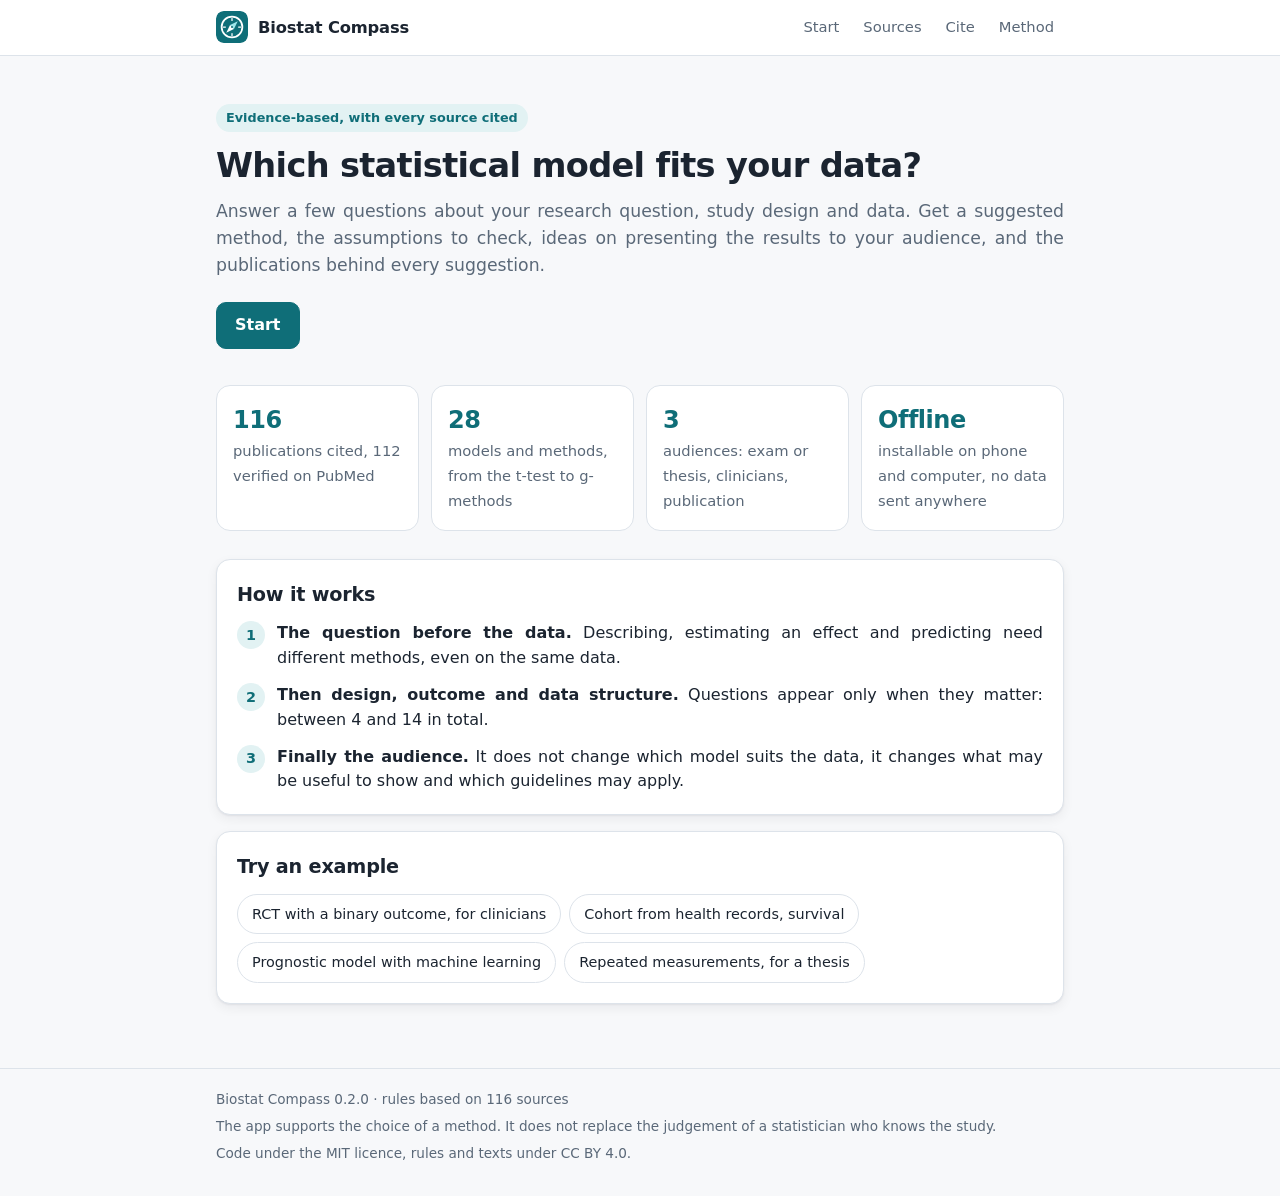
<file: index.html>
<!doctype html>
<html lang="en">
<head>
  <meta charset="utf-8">
  <meta name="viewport" content="width=device-width, initial-scale=1, viewport-fit=cover">
  <title>Biostat Compass</title>
  <meta name="description" content="A guide to choosing a statistical model in biostatistics, with rules based on the methodological literature and every source cited.">
  <meta name="theme-color" content="#0f6e78" media="(prefers-color-scheme: light)">
  <meta name="theme-color" content="#0f141a" media="(prefers-color-scheme: dark)">
  <link rel="manifest" href="manifest.webmanifest">
  <link rel="icon" href="icons/icon.svg?v=0.2.3" type="image/svg+xml">
  <link rel="apple-touch-icon" href="icons/icon-180.png?v=0.2.3">
  <!-- ?v= changes at every release, so browsers do not use old files -->
  <link rel="stylesheet" href="style.css?v=0.2.2">
</head>
<body>
  <a class="skip-link" href="#content">Skip to content</a>

  <header class="site-header">
    <div class="header-inner">
      <a class="brand" href="#/">
        <img src="icons/icon.svg?v=0.2.3" alt="" width="32" height="32">
        <span>Biostat Compass</span>
      </a>
      <nav class="menu" aria-label="Main menu">
        <a href="#/questions" data-page="questions">Start</a>
        <a href="#/sources" data-page="sources">Sources</a>
        <a href="#/cite" data-page="cite">Cite</a>
        <a href="#/method" data-page="method">Method</a>
      </nav>
    </div>
  </header>

  <main id="content" tabindex="-1">
    <p class="loading">Loading the rules...</p>
  </main>

  <footer class="site-footer">
    <div class="footer-inner">
      <span id="version"></span>
      <span>The app supports the choice of a method. It does not replace the judgement of a statistician who knows the study.</span>
      <span>Code under the MIT licence, rules and texts under CC BY 4.0.</span>
    </div>
  </footer>

  <div class="toast" role="status" aria-live="polite"></div>

  <script type="module" src="app.js?v=0.2.1"></script>
</body>
</html>
</file>
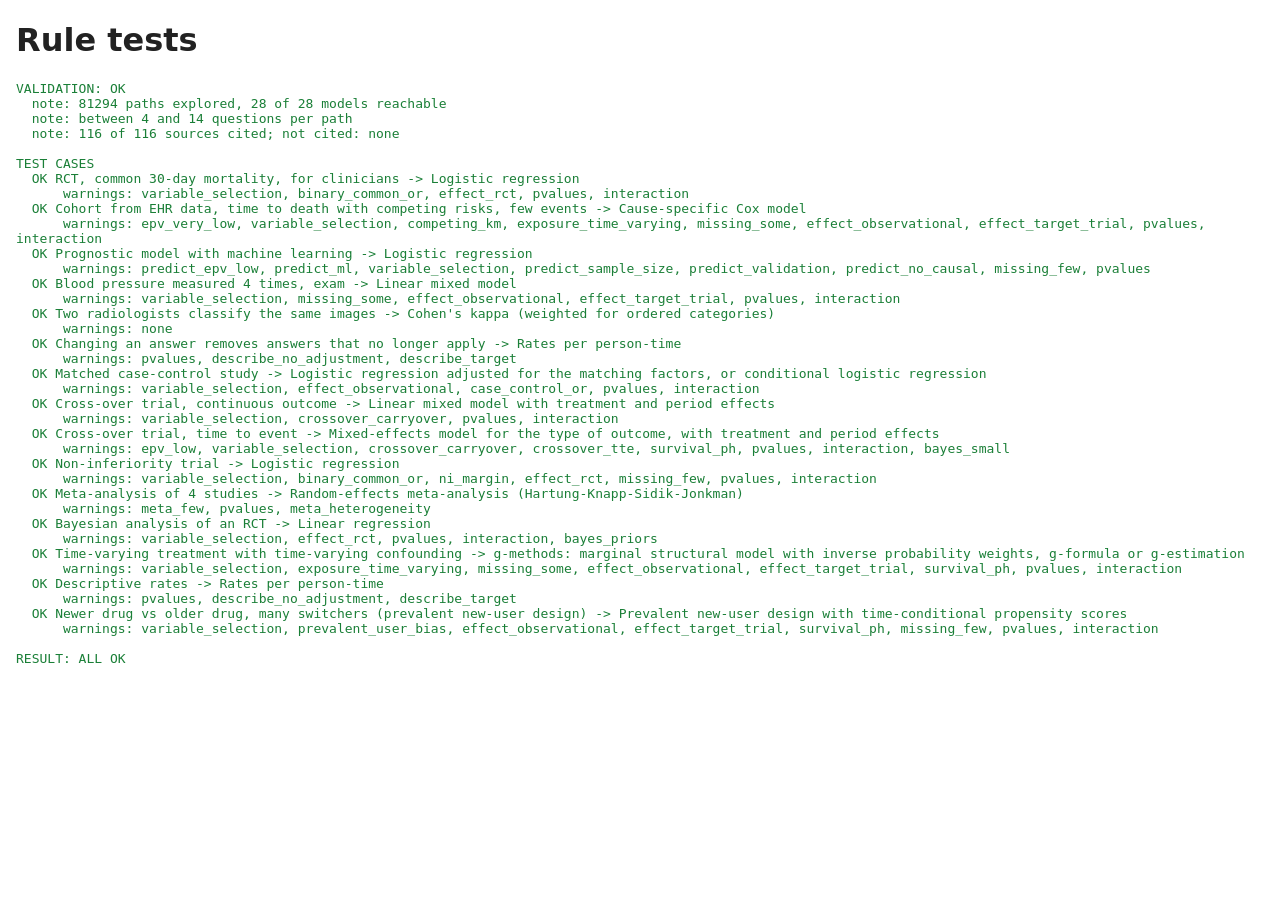
<file: test/test.html>
<!doctype html>
<html lang="en">
<head>
  <meta charset="utf-8">
  <meta name="viewport" content="width=device-width, initial-scale=1">
  <title>Rule tests</title>
  <style>
    body { font-family: system-ui, sans-serif; margin: 16px; background: #fff; color: #222; }
    pre  { white-space: pre-wrap; font-size: 13px; }
    .ok  { color: #1a7f37; }
    .ko  { color: #c62828; }
  </style>
</head>
<body>
  <h1>Rule tests</h1>
  <pre id="result">Running...</pre>
  <script type="module">
    import { recommend } from "../engine/engine.js";
    import { validate, checkCase } from "../engine/validate.js";

    // Loads a JSON file from rules/ or test/
    const load = (path) => fetch(path).then((r) => r.json());

    const [q, m, w, p, g, s, c] = await Promise.all([
      "../rules/questions.json", "../rules/models.json", "../rules/warnings.json",
      "../rules/presentation.json", "../rules/guidelines.json", "../rules/sources.json", "cases.json",
    ].map(load));
    const rules = {
      questions: q.questions, models: m.models, warnings: w.warnings,
      presentation: p.presentation, guidelines: g.guidelines, sources: s.sources,
    };

    const lines = [];
    const v = validate(rules);
    lines.push(`VALIDATION: ${v.ok ? "OK" : `${v.totalErrors} errors`}`);
    v.errors.forEach((e) => lines.push(`  error: ${e}`));
    v.notes.forEach((n) => lines.push(`  note: ${n}`));

    let failed = 0;
    lines.push("", "TEST CASES");
    for (const testCase of c.cases) {
      const r = recommend(rules, testCase.answers);
      const problems = checkCase(r, testCase);
      if (problems.length) failed++;
      lines.push(`  ${problems.length ? "FAIL" : "OK"} ${testCase.name} -> ${r.model?.name}`);
      problems.forEach((x) => lines.push(`      ${x}`));
      lines.push(`      warnings: ${r.warnings.map((x) => x.id).join(", ") || "none"}`);
    }
    lines.push("", `RESULT: ${v.ok && failed === 0 ? "ALL OK" : "THERE ARE ERRORS"}`);

    const out = document.getElementById("result");
    out.textContent = lines.join("\n");
    out.className = v.ok && failed === 0 ? "ok" : "ko";
    window.result = { validation: v, failed };
  </script>
</body>
</html>
</file>
<file: style.css>
/* Biostat Compass: interface styles.
   Colours are variables, redefined for the dark theme. */

:root {
  --bg: #f7f8fa;
  --surface: #ffffff;
  --surface-2: #f0f3f6;
  --border: #dde3ea;
  --text: #1b2430;
  --text-2: #5a6878;
  --primary: #0f6e78;
  --primary-strong: #0b5960;
  --primary-soft: #e2f2f3;
  --on-primary: #ffffff;
  --serious: #b3261e;
  --serious-soft: #fbe9e7;
  --caution: #8a5a00;
  --caution-soft: #fff3d6;
  --info: #1f5fa8;
  --info-soft: #e6effa;
  --limit: #5b4b8a;
  --limit-soft: #eeeaf7;
  --ok: #1a7f4b;
  --shadow: 0 1px 2px rgb(16 24 40 / 6%), 0 4px 12px rgb(16 24 40 / 6%);
  --radius: 14px;
  --font: system-ui, -apple-system, "Segoe UI", Roboto, "Helvetica Neue", Arial, sans-serif;
  --mono: ui-monospace, "Cascadia Code", "SF Mono", Consolas, monospace;
  color-scheme: light;
}

@media (prefers-color-scheme: dark) {
  :root {
    --bg: #0f141a;
    --surface: #171e26;
    --surface-2: #1e2731;
    --border: #2c3743;
    --text: #e6ebf0;
    --text-2: #9aa8b7;
    --primary: #4cc0c9;
    --primary-strong: #7fd5dc;
    --primary-soft: #13343a;
    --on-primary: #062226;
    --serious: #ff8a80;
    --serious-soft: #3a1715;
    --caution: #f2c45a;
    --caution-soft: #33280f;
    --info: #8ab8f0;
    --info-soft: #15263b;
    --limit: #b9a8ef;
    --limit-soft: #251f38;
    --ok: #6fd39c;
    --shadow: 0 1px 2px rgb(0 0 0 / 30%), 0 4px 12px rgb(0 0 0 / 25%);
    color-scheme: dark;
  }
}

* { box-sizing: border-box; }

html { -webkit-text-size-adjust: 100%; }

body {
  margin: 0;
  background: var(--bg);
  color: var(--text);
  font-family: var(--font);
  font-size: 16px;
  line-height: 1.55;
}

a { color: var(--primary); }
a:hover { color: var(--primary-strong); }
code { font-family: var(--mono); font-size: 0.9em; }

:focus-visible { outline: 3px solid var(--primary); outline-offset: 2px; border-radius: 6px; }

.skip-link { position: absolute; left: -999px; }
.skip-link:focus { left: 16px; top: 8px; background: var(--surface); padding: 8px 12px; z-index: 10; }

/* Header */

.site-header {
  position: sticky; top: 0; z-index: 5;
  background: color-mix(in srgb, var(--surface) 92%, transparent);
  backdrop-filter: blur(8px);
  border-bottom: 1px solid var(--border);
}
.header-inner {
  max-width: 880px; margin: 0 auto; padding: 10px 16px;
  display: flex; align-items: center; gap: 12px;
}
.brand { display: flex; align-items: center; gap: 10px; text-decoration: none; color: var(--text); font-weight: 700; }
.brand img { width: 32px; height: 32px; border-radius: 8px; }
.brand span { font-size: 1.02rem; letter-spacing: -0.01em; }
.menu { margin-left: auto; display: flex; gap: 4px; }
.menu a {
  text-decoration: none; color: var(--text-2); font-size: 0.92rem; font-weight: 500;
  padding: 6px 10px; border-radius: 8px;
}
.menu a:hover, .menu a[aria-current="page"] { background: var(--surface-2); color: var(--text); }

/* Content */

main { max-width: 880px; margin: 0 auto; padding: 24px 16px 48px; }

h1 { font-size: clamp(1.5rem, 4vw, 2.1rem); line-height: 1.2; letter-spacing: -0.02em; margin: 0 0 12px; }
h2 { font-size: 1.2rem; margin: 0 0 12px; letter-spacing: -0.01em; }
h3 { font-size: 1rem; margin: 0 0 6px; }

/* Running text: justified across the full width, with hyphenation so spaces stay even */
main p, main li, main dd, .guideline span, .footer-inner p {
  text-align: justify; hyphens: auto; -webkit-hyphens: auto; overflow-wrap: break-word;
}
main p.kicker { text-align: left; hyphens: manual; }
.lead { color: var(--text-2); font-size: 1.08rem; margin: 0 0 24px; }
.small { font-size: 0.88rem; color: var(--text-2); }

.card {
  background: var(--surface); border: 1px solid var(--border); border-radius: var(--radius);
  padding: 20px; box-shadow: var(--shadow); margin-bottom: 16px;
}

/* Buttons */

.btn {
  display: inline-flex; align-items: center; justify-content: center; gap: 8px;
  min-height: 44px; padding: 10px 18px; border-radius: 10px;
  border: 1px solid var(--border); background: var(--surface); color: var(--text);
  font: inherit; font-weight: 600; cursor: pointer; text-decoration: none;
}
.btn:hover { background: var(--surface-2); color: var(--text); }
.btn.primary { background: var(--primary); border-color: var(--primary); color: var(--on-primary); }
.btn.primary:hover { background: var(--primary-strong); border-color: var(--primary-strong); color: var(--on-primary); }
.btn.ghost { border-color: transparent; background: transparent; color: var(--text-2); }
.btn.ghost:hover { background: var(--surface-2); color: var(--text); }
.btn:disabled { opacity: 0.5; cursor: default; }
.row { display: flex; flex-wrap: wrap; gap: 10px; align-items: center; }

/* Home page */

.hero { padding: 24px 0 8px; }
.hero .badge {
  display: inline-block; font-size: 0.8rem; font-weight: 600; color: var(--primary);
  background: var(--primary-soft); padding: 4px 10px; border-radius: 999px; margin-bottom: 14px;
}
.grid { display: grid; gap: 12px; grid-template-columns: repeat(auto-fit, minmax(190px, 1fr)); margin: 28px 0; }
.stat { background: var(--surface); border: 1px solid var(--border); border-radius: var(--radius); padding: 16px; }
.stat strong { display: block; font-size: 1.5rem; color: var(--primary); letter-spacing: -0.02em; }
.stat span { color: var(--text-2); font-size: 0.92rem; }
.steps { counter-reset: step; list-style: none; padding: 0; margin: 0; display: grid; gap: 12px; }
.steps li { counter-increment: step; display: flex; gap: 12px; align-items: flex-start; }
.steps li::before {
  content: counter(step); flex: 0 0 28px; height: 28px; border-radius: 50%;
  background: var(--primary-soft); color: var(--primary); font-weight: 700;
  display: grid; place-items: center; font-size: 0.9rem;
}
.examples { display: flex; flex-wrap: wrap; gap: 8px; }
.example {
  border: 1px solid var(--border); background: var(--surface); color: var(--text);
  border-radius: 999px; padding: 8px 14px; font: inherit; font-size: 0.9rem; cursor: pointer;
}
.example:hover { border-color: var(--primary); color: var(--primary); }

/* Questionnaire */

.progress { height: 6px; background: var(--surface-2); border-radius: 999px; overflow: hidden; margin-bottom: 8px; }
.progress div { height: 100%; background: var(--primary); border-radius: 999px; transition: width 0.25s ease; }
.step-label { color: var(--text-2); font-size: 0.85rem; margin: 0 0 20px; }
.question h1 { font-size: clamp(1.35rem, 3.6vw, 1.8rem); }
.question .help { color: var(--text-2); margin: 0 0 20px; }
.options { display: grid; gap: 10px; margin-bottom: 20px; }
.option {
  text-align: left; width: 100%; min-height: 56px; padding: 14px 16px;
  background: var(--surface); color: var(--text); border: 1.5px solid var(--border); border-radius: 12px;
  font: inherit; cursor: pointer; display: flex; flex-direction: column; gap: 2px;
  transition: border-color 0.15s, background 0.15s;
}
.option:hover { border-color: var(--primary); }
.option .option-title { font-weight: 600; }
.option .option-detail { color: var(--text-2); font-size: 0.9rem; }
.option[aria-pressed="true"] { border-color: var(--primary); background: var(--primary-soft); }
.number-field { display: flex; gap: 10px; flex-wrap: wrap; margin-bottom: 20px; }
.number-field input {
  flex: 1 1 180px; min-height: 48px; padding: 10px 14px; font: inherit; font-size: 1.1rem;
  border: 1.5px solid var(--border); border-radius: 10px; background: var(--surface); color: var(--text);
}
.number-field input:focus { border-color: var(--primary); outline: none; }
.question-nav { display: flex; justify-content: space-between; gap: 10px; flex-wrap: wrap; border-top: 1px solid var(--border); padding-top: 16px; }
details.why { margin-top: 20px; color: var(--text-2); font-size: 0.9rem; }
details.why summary { cursor: pointer; font-weight: 600; }

/* Result */

.recommendation { border-top: 4px solid var(--primary); }
.recommendation .kicker { font-size: 0.8rem; font-weight: 700; text-transform: uppercase; letter-spacing: 0.06em; color: var(--primary); margin: 0 0 6px; }
.recommendation h1 { margin-bottom: 8px; }
.note { border-left: 4px solid var(--caution); }
.note p { margin: 0 0 10px; }
.note p:last-child { margin-bottom: 0; }
.facts { display: grid; gap: 14px; grid-template-columns: repeat(auto-fit, minmax(240px, 1fr)); margin-top: 18px; }
.fact { background: var(--surface-2); border-radius: 10px; padding: 12px 14px; }
.fact h3 { font-size: 0.8rem; text-transform: uppercase; letter-spacing: 0.05em; color: var(--text-2); }
.fact p { margin: 0; }
ul.list { margin: 0; padding-left: 20px; }
ul.list li { margin-bottom: 6px; }

.warning { display: flex; gap: 12px; padding: 14px; border-radius: 12px; margin-bottom: 10px; border: 1px solid transparent; }
.warning p { margin: 0; }
.level {
  flex: 0 0 auto; align-self: flex-start; font-size: 0.72rem; font-weight: 700; text-transform: uppercase;
  letter-spacing: 0.05em; padding: 3px 8px; border-radius: 6px;
}
.warning.serious { background: var(--serious-soft); }
.warning.serious .level { background: var(--serious); color: var(--surface); }
.warning.caution { background: var(--caution-soft); }
.warning.caution .level { background: var(--caution); color: var(--surface); }
.warning.info { background: var(--info-soft); }
.warning.info .level { background: var(--info); color: var(--surface); }
.warning.limit { background: var(--limit-soft); }
.warning.limit .level { background: var(--limit); color: var(--surface); }

.show-avoid { display: grid; gap: 14px; grid-template-columns: repeat(auto-fit, minmax(260px, 1fr)); }
.show-avoid ul { list-style: none; padding: 0; margin: 0; }
.show-avoid li { padding: 6px 0 6px 28px; position: relative; }
.show-avoid .show li::before { content: "✓"; position: absolute; left: 4px; color: var(--ok); font-weight: 700; }
.show-avoid .avoid li::before { content: "✕"; position: absolute; left: 4px; color: var(--serious); font-weight: 700; }

.guidelines { display: grid; gap: 8px; }
.guideline { display: flex; justify-content: space-between; gap: 12px; align-items: baseline; padding: 10px 0; border-bottom: 1px solid var(--border); }
.guideline:last-child { border-bottom: 0; }
.guideline strong { white-space: nowrap; }

.answers { display: grid; gap: 0; margin: 0; }
.answer { display: grid; grid-template-columns: 1fr auto; gap: 4px 12px; padding: 10px 0; border-bottom: 1px solid var(--border); }
.answer:last-child { border-bottom: 0; }
.answer dt { color: var(--text-2); font-size: 0.88rem; }
.answer dd { margin: 0; font-weight: 600; grid-column: 1; }
.answer button { grid-row: 1 / span 2; grid-column: 2; align-self: center; }

sup.ref { font-size: 0.72em; line-height: 0; }
sup.ref a { text-decoration: none; font-weight: 600; }

ol.sources { padding-left: 24px; margin: 0; }
ol.sources li { margin-bottom: 10px; font-size: 0.92rem; }
ol.sources li:target { background: var(--primary-soft); border-radius: 6px; }
.links { display: inline-flex; gap: 10px; margin-left: 4px; font-size: 0.85rem; }
.not-pubmed { font-size: 0.75rem; color: var(--text-2); border: 1px solid var(--border); border-radius: 4px; padding: 0 4px; margin-left: 4px; }

.actions { position: sticky; bottom: 0; background: color-mix(in srgb, var(--bg) 92%, transparent); backdrop-filter: blur(8px); padding: 12px 0; border-top: 1px solid var(--border); margin-top: 8px; }

/* Citation */

.format { margin-bottom: 16px; }
.format pre {
  background: var(--surface-2); border-radius: 10px; padding: 12px 14px; margin: 6px 0 8px;
  white-space: pre-wrap; overflow-wrap: anywhere; font-family: var(--mono); font-size: 0.86rem;
}
.search { width: 100%; min-height: 46px; padding: 10px 14px; font: inherit; border: 1.5px solid var(--border); border-radius: 10px; background: var(--surface); color: var(--text); margin-bottom: 16px; }

/* Temporary message */

.toast {
  position: fixed; left: 50%; bottom: 24px; transform: translateX(-50%) translateY(20px); opacity: 0;
  background: var(--text); color: var(--surface); padding: 10px 16px; border-radius: 10px;
  font-size: 0.92rem; transition: opacity 0.2s, transform 0.2s; pointer-events: none; z-index: 20;
}
.toast.visible { opacity: 1; transform: translateX(-50%) translateY(0); }

/* Footer */

.site-footer { border-top: 1px solid var(--border); color: var(--text-2); font-size: 0.85rem; }
.footer-inner { max-width: 880px; margin: 0 auto; padding: 20px 16px 32px; display: grid; gap: 6px; }

.loading { color: var(--text-2); padding: 40px 0; text-align: center; }

@media (max-width: 560px) {
  .brand span { display: none; }
  .menu a { padding: 6px 8px; font-size: 0.88rem; }
  .card { padding: 16px; }
  .guideline { flex-direction: column; gap: 2px; }
  .guideline strong { white-space: normal; }
  .warning { flex-direction: column; gap: 8px; }
  .actions { position: static; border-top: 0; }
  .actions .btn { flex: 1 1 140px; }
}

@media (prefers-reduced-motion: reduce) {
  * { transition: none !important; }
}

/* Print: the report becomes a document */

@media print {
  :root { --bg: #fff; --surface: #fff; --surface-2: #f3f3f3; --shadow: none; }
  .site-header, .actions, .site-footer, .question-nav, .answer button { display: none !important; }
  .card { box-shadow: none; break-inside: avoid; }
  main { padding: 0; }
  a { color: inherit; }
}
</file>
